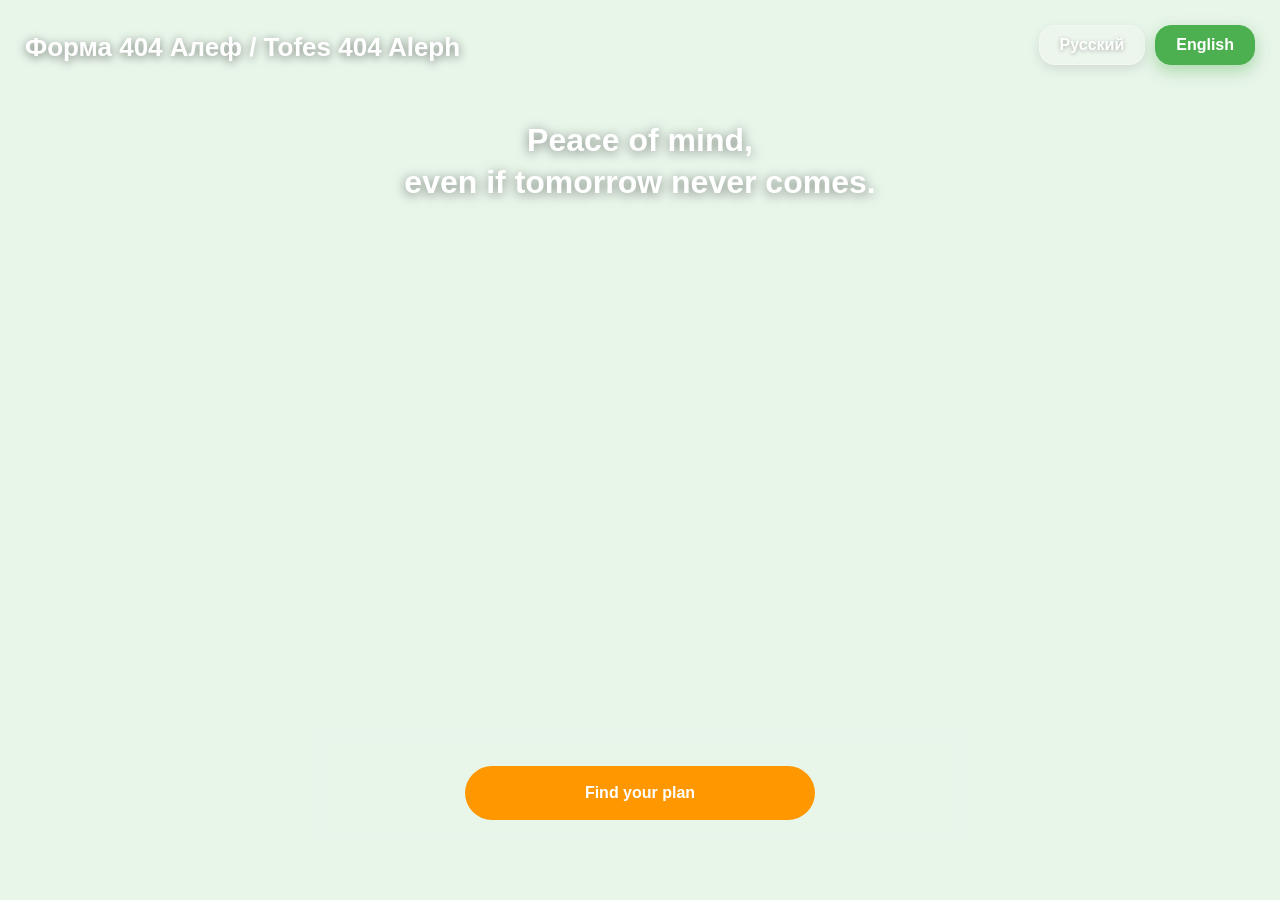
<file: index.html>
<!DOCTYPE html>
<html lang="ru">
<head>
    <meta charset="UTF-8">
    <meta name="viewport" content="width=device-width, initial-scale=1.0">
    <title>Стартовая страница - Форма 404-Алеф</title>
    <link rel="stylesheet" href="style.css">
</head>
<body class="landing-body">

    <!-- Видео на фоне -->
    <div class="video-wrapper">
        <video class="real-video" src="bg-video.mp4" autoplay loop muted playsinline></video>
    </div>

    <!-- Заголовок слева (переводится со сменой языка, рамка с блёром 4px) -->
    <div class="top-brand-badge" id="t-window-title">Форма 404-Алеф</div>

    <!-- Переключатель языка справа (адаптивный: кнопки или дропдаун) -->
    <div class="lang-selector-top">
        <!-- Версия для широких экранов -->
        <div class="lang-buttons-desktop">
            <button class="btn-lang-small active" onclick="setLanguage('ru')" id="btn-ru-desk">Русский</button>
            <button class="btn-lang-small" onclick="setLanguage('en')" id="btn-en-desk">English</button>
        </div>

        <!-- Версия-дропдаун для узких экранов (активируется, если заголовок близко) -->
        <div class="lang-dropdown-mobile">
            <button class="btn-lang-small" onclick="toggleLangDropdown()">🌐 <span id="current-lang-label">RU</span></button>
            <div class="lang-menu" id="langMenu">
                <button class="lang-option" onclick="setLanguage('ru')">Русский</button>
                <button class="lang-option" onclick="setLanguage('en')">English</button>
            </div>
        </div>
    </div>

    <!-- Слоган наверху поверх видео -->
    <div class="landing-slogan" id="t-slogan">Загрузка...</div>

    <!-- Кнопка внизу с блёром -->
    <div class="landing-container">
        <button class="btn-primary" id="t-find-plan" onclick="goToForm()" style="max-width: 350px;">Загрузка...</button>
    </div>

    <script src="landing.js"></script>
</body>
</html>
</file>
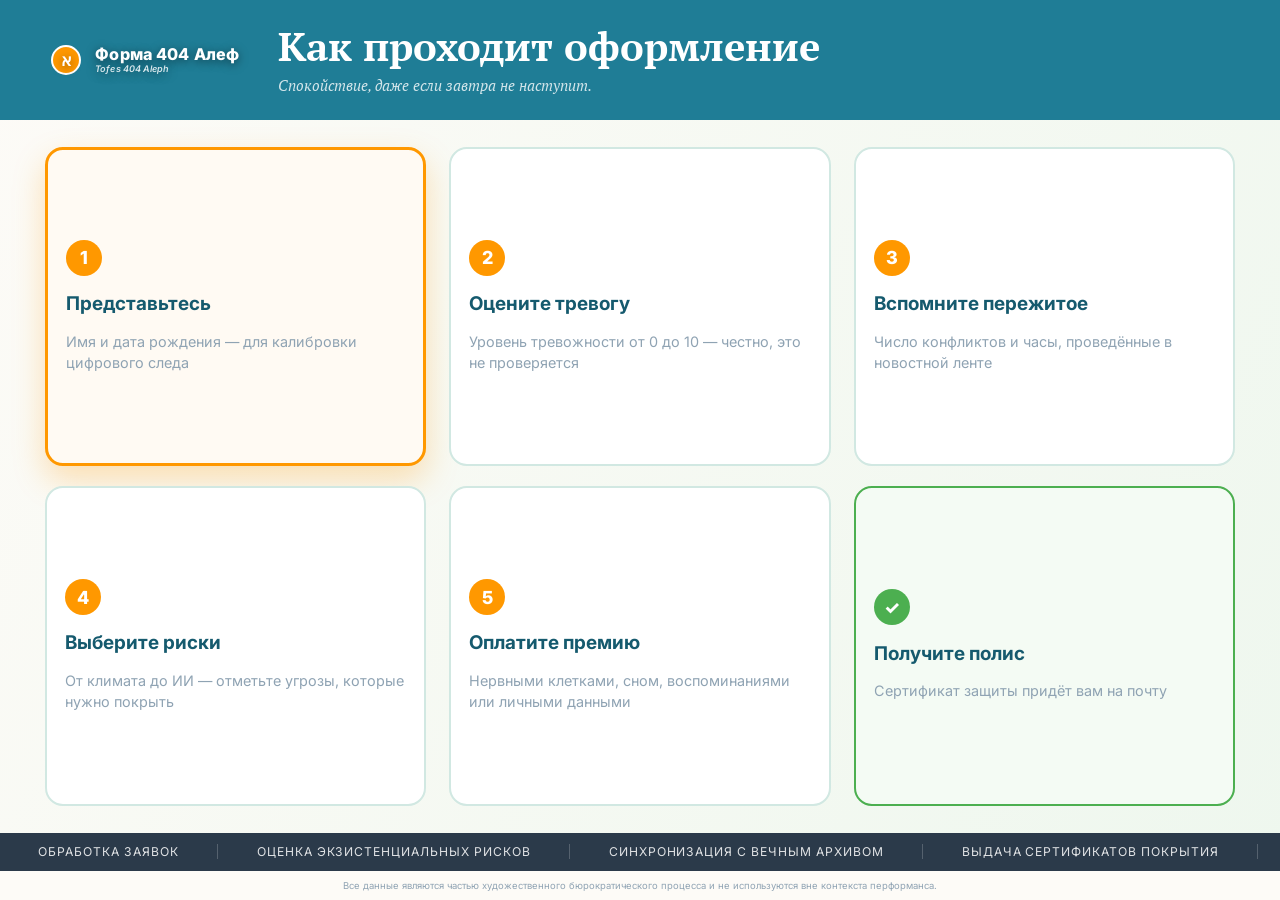
<file: screen-office.html>
﻿<!DOCTYPE html>
<html lang="ru">
<head>
<meta charset="UTF-8">
<meta name="viewport" content="width=device-width, initial-scale=1.0">
<title>АЛЕФ-404 — Экран процесса</title>
<link rel="preconnect" href="https://fonts.googleapis.com">
<link rel="preconnect" href="https://fonts.gstatic.com" crossorigin>
<link href="https://fonts.googleapis.com/css2?family=Inter:wght@400;600;700;800&family=PT+Serif:ital,wght@0,400;0,700;1,400&display=swap" rel="stylesheet">
<link rel="stylesheet" href="screens.css?v=5">
</head>
<body class="screen-office">

    <div id="officeContent" class="lang-swap">
        <div class="office-band">
            <div class="brand-mark light"><span class="brand-circle">א</span><span class="brand-name"><span class="brand-name-ru">Форма 404 Алеф</span><span class="brand-name-en">Tofes 404 Aleph</span></span></div>
            <div class="office-titles">
                <h1 id="titleText"></h1>
                <p class="office-slogan" id="sloganText"></p>
            </div>
        </div>

        <div class="office-steps" id="officeSteps">
            <div class="connector-layer" id="connectorLayer"></div>
            <div class="step-card">
                <div class="step-num">1</div>
                <div class="step-title" id="title1"></div>
                <div class="step-desc" id="desc1"></div>
            </div>
            <div class="step-card">
                <div class="step-num">2</div>
                <div class="step-title" id="title2"></div>
                <div class="step-desc" id="desc2"></div>
            </div>
            <div class="step-card">
                <div class="step-num">3</div>
                <div class="step-title" id="title3"></div>
                <div class="step-desc" id="desc3"></div>
            </div>
            <div class="step-card">
                <div class="step-num">4</div>
                <div class="step-title" id="title4"></div>
                <div class="step-desc" id="desc4"></div>
            </div>
            <div class="step-card">
                <div class="step-num">5</div>
                <div class="step-title" id="title5"></div>
                <div class="step-desc" id="desc5"></div>
            </div>
            <div class="step-card final">
                <div class="step-num">✓</div>
                <div class="step-title" id="title6"></div>
                <div class="step-desc" id="desc6"></div>
            </div>
        </div>

        <div class="office-ticker">
            <div class="ticker-track" id="tickerTrack"></div>
        </div>

        <div class="office-disclaimer" id="disclaimerText"></div>
    </div>

<script src="screen-office.js?v=5"></script>
</body>
</html>
</file>
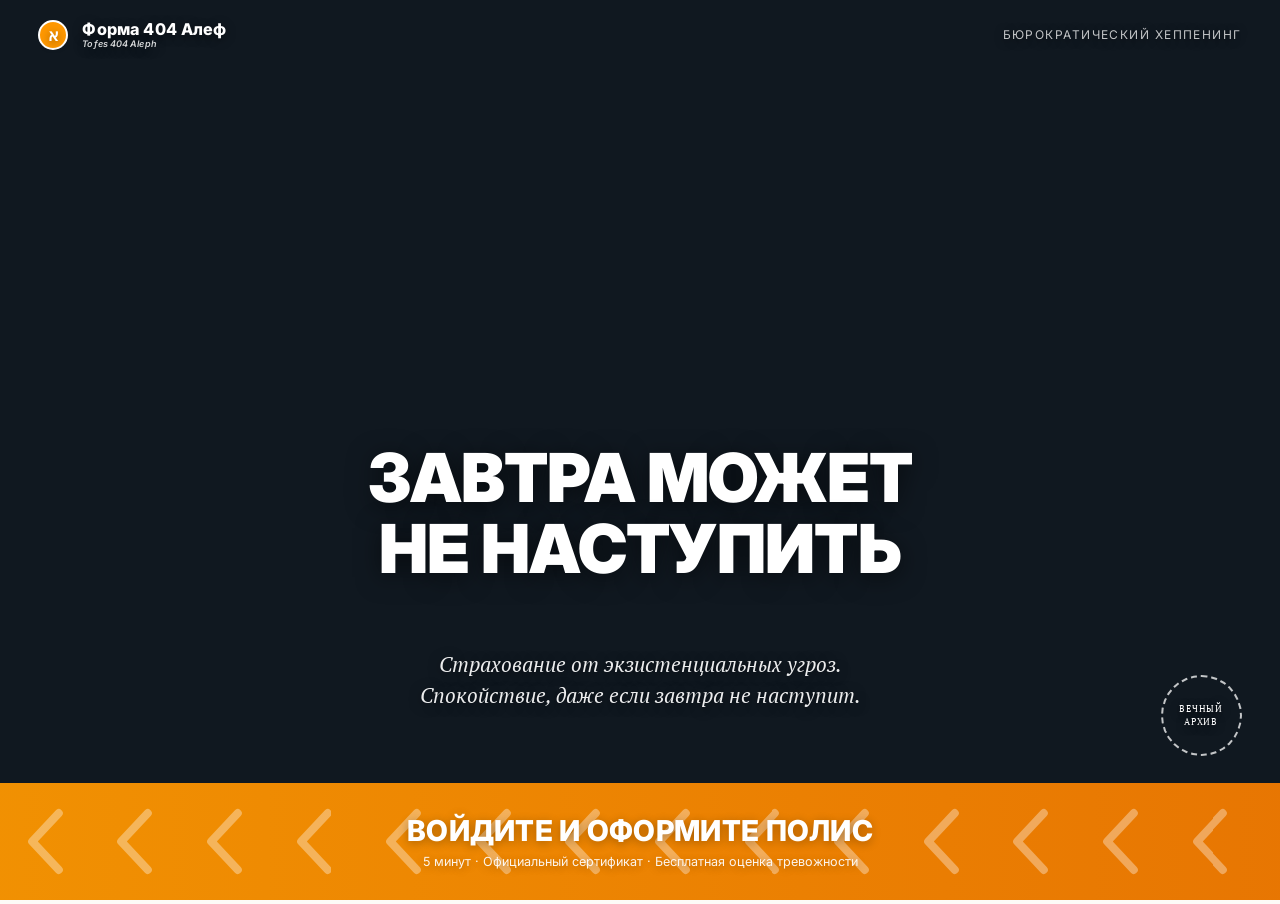
<file: screen-outdoor-left.html>
﻿<!DOCTYPE html>
<html lang="ru">
<head>
<meta charset="UTF-8">
<meta name="viewport" content="width=device-width, initial-scale=1.0">
<title>АЛЕФ-404 — Экран у входа (стрелка влево)</title>
<link rel="preconnect" href="https://fonts.googleapis.com">
<link rel="preconnect" href="https://fonts.gstatic.com" crossorigin>
<link href="https://fonts.googleapis.com/css2?family=Inter:wght@400;600;700;800;900&family=PT+Serif:ital,wght@0,400;0,700;1,400&display=swap" rel="stylesheet">
<link rel="stylesheet" href="screens.css?v=3">
</head>
<body class="screen-outdoor dir-left">

    <div class="video-bg">
        <video autoplay loop muted playsinline src="bg-video.mp4"></video>
        <div class="video-scrim"></div>
    </div>

    <div id="outdoorContent" class="lang-swap">
        <div class="outdoor-topbar">
            <div class="brand-mark"><span class="brand-circle">א</span><span class="brand-name"><span class="brand-name-ru">Форма 404 Алеф</span><span class="brand-name-en">Tofes 404 Aleph</span></span></div>
            <div class="outdoor-eyebrow" id="eyebrowText"></div>
        </div>

        <div class="outdoor-center" id="outdoorCenter">
            <div class="headline-swap">
                <h1 class="headline" id="headlineText"></h1>
            </div>
            <p class="outdoor-slogan" id="sloganText"></p>
        </div>

        <div class="outdoor-seal">
            <div class="seal-ring"></div>
            <div class="seal-text" id="sealText"></div>
        </div>

        <div class="outdoor-cta">
            <div class="cta-arrow-track"></div>
            <div class="cta-text">
                <div class="cta-main" id="ctaMainText"></div>
                <div class="cta-sub" id="ctaSubText"></div>
            </div>
        </div>
    </div>

<script src="screen-outdoor.js?v=3"></script>
</body>
</html>
</file>
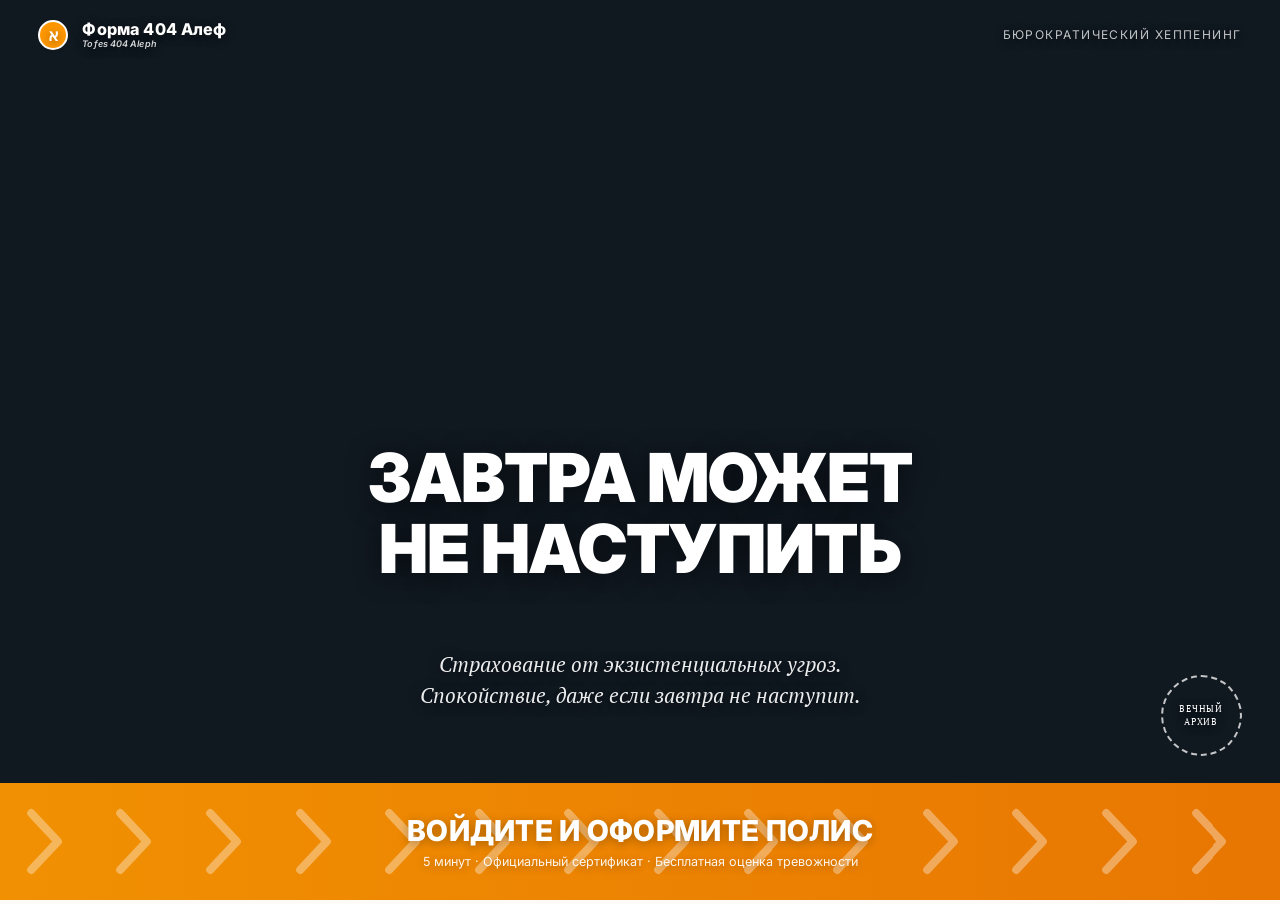
<file: screen-outdoor-right.html>
﻿<!DOCTYPE html>
<html lang="ru">
<head>
<meta charset="UTF-8">
<meta name="viewport" content="width=device-width, initial-scale=1.0">
<title>АЛЕФ-404 — Экран у входа (стрелка вправо)</title>
<link rel="preconnect" href="https://fonts.googleapis.com">
<link rel="preconnect" href="https://fonts.gstatic.com" crossorigin>
<link href="https://fonts.googleapis.com/css2?family=Inter:wght@400;600;700;800;900&family=PT+Serif:ital,wght@0,400;0,700;1,400&display=swap" rel="stylesheet">
<link rel="stylesheet" href="screens.css?v=3">
</head>
<body class="screen-outdoor dir-right">

    <div class="video-bg">
        <video autoplay loop muted playsinline src="bg-video.mp4"></video>
        <div class="video-scrim"></div>
    </div>

    <div id="outdoorContent" class="lang-swap">
        <div class="outdoor-topbar">
            <div class="brand-mark"><span class="brand-circle">א</span><span class="brand-name"><span class="brand-name-ru">Форма 404 Алеф</span><span class="brand-name-en">Tofes 404 Aleph</span></span></div>
            <div class="outdoor-eyebrow" id="eyebrowText"></div>
        </div>

        <div class="outdoor-center" id="outdoorCenter">
            <div class="headline-swap">
                <h1 class="headline" id="headlineText"></h1>
            </div>
            <p class="outdoor-slogan" id="sloganText"></p>
        </div>

        <div class="outdoor-seal">
            <div class="seal-ring"></div>
            <div class="seal-text" id="sealText"></div>
        </div>

        <div class="outdoor-cta">
            <div class="cta-arrow-track"></div>
            <div class="cta-text">
                <div class="cta-main" id="ctaMainText"></div>
                <div class="cta-sub" id="ctaSubText"></div>
            </div>
        </div>
    </div>

<script src="screen-outdoor.js?v=3"></script>
</body>
</html>
</file>
<file: style.css>
:root {
    --bg-color: #fdfbf7;
    --card-bg: #ffffff;
    --text-main: #2b3a4a;
    --text-muted: #8fa3b3;
    --border-color: #d1e8e2;
    --primary-red: #ff9800;
    --primary-hover: #f57c00;
    --growth-green: #4caf50;
    --sea-blue: #1f7d96;
    --sea-blue-deep: #155a6e;
}

body {
    background-color: var(--bg-color);
    font-family: 'Roboto', 'Heebo', sans-serif;
    color: var(--text-main);
    margin: 0;
    
    /* Переключаем на блочную модель для идеального скролла на Android/iOS */
    display: block; 
    padding: 5vh 20px; 
    
    min-height: 100vh;
    background-image: linear-gradient(120deg, #fdfbf7 0%, #e8f5e9 100%);
    box-sizing: border-box;
}

.card {
    background: var(--card-bg);
    border-radius: 20px;
    box-shadow: 0 10px 30px rgba(0, 150, 136, 0.08);
    width: 100%;
    max-width: 700px;
    padding: 35px;
    box-sizing: border-box;
    position: relative;
    
    /* Центрируем карточку по горизонтали на широких экранах */
    margin: 0 auto; 
}

.header {
    display: flex;
    justify-content: space-between;
    align-items: center;
    border-bottom: 2px dashed var(--border-color);
    padding-bottom: 15px;
    margin-bottom: 25px;
}

h1 { font-size: 22px; margin: 0; font-weight: 700; color: var(--growth-green); }

.warning-banner {
    background-color: #fff3e0 !important;
    color: #e65100 !important;
    padding: 15px;
    border-radius: 12px;
    font-size: 13px;
    font-weight: 700;
    text-align: center;
    margin-bottom: 25px;
    border-left: 5px solid var(--primary-red) !important;
}

.field-group { margin-bottom: 25px; }
label { display: block; font-weight: 600; margin-bottom: 8px; font-size: 15px; }
.sub-label { font-size: 12px; color: var(--text-muted); margin-bottom: 10px; line-height: 1.5; }

.slider-container { 
    display: flex; 
    flex-direction: column; 
    gap: 12px; 
    background: #ffffff;
    padding: 18px; 
    border-radius: 16px; 
    border: 1.5px solid var(--border-color);
    box-shadow: 0 2px 8px rgba(0,0,0,0.02);
}

input[type=range] { 
    width: 100%; 
    accent-color: var(--primary-red); 
    cursor: pointer; 
}

.slider-value { 
    background: var(--bg-color); 
    padding: 8px 16px; 
    border-radius: 12px; 
    font-weight: 700; 
    color: var(--primary-red); 
    border: 1px solid var(--border-color);
    text-align: center;
    align-self: stretch;
    min-height: 65px;
    display: flex;
    align-items: center;
    justify-content: center;
    font-size: 14px;
    line-height: 1.3;
    box-sizing: border-box;
    transition: opacity 0.12s ease-in-out;
}

.slider-value.updating { opacity: 0.2; }

.modern-input {
    width: 100%; padding: 14px; border-radius: 12px; 
    border: 2px solid var(--border-color); font-family: inherit; font-size: 15px;
    box-sizing: border-box; outline: none;
}

/* Сетка для вариантов оплаты: делаем карточки одинаковыми и аккуратными */
.radio-group#payment-options {
    display: flex;
    flex-direction: column;
    gap: 12px;
}

.radio-group label, .check-group label { 
    display: flex; align-items: flex-start; font-weight: 400; cursor: pointer; font-size: 15px;
}

input[type="radio"], input[type="checkbox"] { 
    accent-color: var(--primary-red); margin: 3px 10px 0 0; transform: scale(1.2); 
}

.btn-primary {
    background-color: var(--primary-red); color: white; border: none;
    padding: 18px 24px; border-radius: 30px; font-size: 16px; font-weight: 700;
    width: 100%; cursor: pointer; margin-top: 15px; font-family: inherit;
}
.btn-primary:hover { background-color: var(--primary-hover); transform: translateY(-2px); }

.btn-secondary {
    background: none; color: var(--text-muted); border: none; padding: 12px;
    width: 100%; cursor: pointer; font-size: 14px; text-decoration: none; font-family: inherit;
}

.block { display: none; animation: fadeIn 0.5s ease forwards; }
.block.active { display: block; }

#block4.active { 
    display: flex !important; 
    flex-direction: column; 
    justify-content: center; 
    align-items: center; 
    text-align: center;
    padding: 40px 20px;
    min-height: 50vh;
}

#block4 h2 { font-size: 26px; margin-bottom: 12px; color: var(--growth-green); }
#block4 h3 { color: var(--text-muted); font-style: italic; font-size: 16px; margin-bottom: 25px; line-height: 1.4; font-weight: 400; }

@keyframes fadeIn { from { opacity: 0; transform: translateY(15px); } to { opacity: 1; transform: translateY(0); } }

/* Улучшенный дизайн карточки выбора */
.risk-card {
    background: #ffffff;
    padding: 18px 20px;
    border-radius: 16px;
    border: 2px solid var(--border-color);
    display: flex;
    align-items: center;
    gap: 15px;
    cursor: pointer;
    transition: all 0.2s ease;
    box-sizing: border-box;
}

.risk-card input[type="radio"] {
    transform: scale(1.4);
    accent-color: var(--primary-red);
    cursor: pointer;
    flex-shrink: 0;
    margin: 0;
}

/* Контейнер содержимого карточки: текст слева, плашка Total справа или под текстом */
.risk-card > div {
    flex-grow: 1;
    display: flex;
    flex-direction: column;
    gap: 8px;
}

@media (min-width: 500px) {
    /* На широких экранах выстраиваем плашку Total и текст красиво */
    .risk-card > div {
        flex-direction: row;
        justify-content: space-between;
        align-items: center;
    }
}

.risk-card span { flex-grow: 1; line-height: 1.6; font-size: 14.5px; color: var(--text-main); }
.risk-card strong { display: block; margin-bottom: 6px; color: var(--growth-green); font-size: 16px; }
/* Измененное состояние выбранной карточки */
.risk-card:has(input:checked) {
    border-color: var(--growth-green);
    background: #f4fbf4;
    box-shadow: 0 4px 12px rgba(76, 175, 80, 0.1);
}
.risk-card > div { flex-grow: 1; }

.disclaimer { font-size: 12px; color: var(--text-muted); text-align: center; margin-top: 30px; }

#block2 { 
    /* Убрали max-height и overflow, теперь кнопки внизу будут видны всегда */
    padding: 5px 0; 
}

#t-risks-title {
    position: sticky;
    top: 0; /* Теперь заголовок останавливается ровно у верхнего края экрана */
    background: var(--card-bg);
    z-index: 10;
    display: block;
    
    padding: 15px 0 15px 0;
    margin-top: 0; /* Убрали отрицательный отступ */
    margin-bottom: 20px !important;
    border-bottom: 2px dashed var(--border-color);
    
    /* Тень снизу, чтобы отделить заголовок от прокручивающегося списка */
    box-shadow: 0 10px 10px -10px rgba(0, 0, 0, 0.1); 
}
.modal-overlay {
    display: none; position: fixed; top: 0; left: 0; width: 100%; height: 100%;
    background: rgba(43, 58, 74, 0.8); z-index: 9999;
    justify-content: center; align-items: center;
    backdrop-filter: blur(4px);
}

.modal-box {
    background: var(--card-bg); padding: 30px; border-radius: 20px;
    width: 90%; max-width: 400px; text-align: center;
    box-shadow: 0 10px 30px rgba(0,0,0,0.2);
}

.modal-title { font-weight: 700; color: var(--growth-green); font-size: 18px; margin-bottom: 15px; }
.timer-text { font-size: 48px; font-weight: 800; color: var(--primary-red); margin: 20px 0; }

/* Строка с текстом и иконкой подсказки */
.pay-option-header {
    display: flex;
    align-items: center;
    gap: 8px;
    position: relative;
    font-size: 14.5px;
    font-weight: 500;
    color: var(--text-main);
}

/* Аккуратная плашка с расчетом (Total) */
.calc-badge {
    display: inline-block;
    background: rgba(255, 152, 0, 0.08);
    color: #e65100;
    padding: 6px 12px;
    border-radius: 10px;
    font-weight: 700;
    font-size: 13px;
    border: 1px dashed rgba(255, 152, 0, 0.4);
    white-space: nowrap;
    width: fit-content;
}

/* Идеально круглая иконка информации */
.info-icon {
    display: inline-flex;
    align-items: center;
    justify-content: center;
    width: 22px;
    height: 22px;
    min-width: 22px;
    min-height: 22px;
    max-width: 22px;
    max-height: 22px;
    aspect-ratio: 1 / 1;
    border-radius: 50%;
    
    background: #e8f5e9;
    color: var(--growth-green);
    border: 1.5px solid var(--growth-green);
    
    font-family: system-ui, -apple-system, sans-serif;
    font-size: 13px;
    font-weight: 800;
    font-style: normal;
    line-height: 1;
    text-align: center;
    padding: 0;
    margin: 0;
    
    cursor: pointer;
    flex-shrink: 0;
    user-select: none;
    box-sizing: border-box;
    transition: all 0.2s ease;
}

.info-icon:hover, 
.info-icon.active {
    background: var(--growth-green);
    color: #ffffff;
}

/* Полупрозрачный инфобаббл со стеклянным блёром */
.info-tooltip {
    display: none;
    position: absolute;
    bottom: calc(100% + 12px);
    left: 0;
    width: 280px;
    max-width: calc(100vw - 80px);
    
    /* Делаем фон более прозрачным (было 0.92, стало 0.65) */
    background: rgba(43, 58, 74, 0.65) !important;
    backdrop-filter: blur(10px);
    -webkit-backdrop-filter: blur(10px);
    
    color: #ffffff !important;
    font-family: 'Roboto', 'Heebo', sans-serif !important;
    font-size: 12.5px !important;
    font-weight: 400 !important;
    font-style: normal !important;
    line-height: 1.5 !important;
    text-align: left;
    
    padding: 12px 16px;
    border-radius: 14px;
    border: 1px solid rgba(255, 255, 255, 0.2);
    box-shadow: 0 10px 25px rgba(0, 0, 0, 0.3);
    z-index: 1000;
    box-sizing: border-box;
    pointer-events: none;
    animation: fadeIn 0.2s ease forwards;
}

/* Стрелочка тултипа (тоже делаем полупрозрачной под цвет фона) */
.info-tooltip::after {
    content: '';
    position: absolute;
    top: 100%;
    left: 18px;
    border-width: 6px;
    border-style: solid;
    border-color: rgba(43, 58, 74, 0.65) transparent transparent transparent;
}

/* Показ тултипа */
.info-icon:hover .info-tooltip,
.info-icon.active .info-tooltip {
    display: block;
}

/* Контейнер ввода даты рождения */
.dob-input-container {
    display: flex;
    align-items: center;
    gap: 10px;
    width: 100%;
}

.dob-input {
    flex-grow: 1;
    font-size: 15px;
    color: var(--text-main);
    background: #ffffff;
}

/* Кнопка открытия календаря */
.dob-calendar-btn {
    display: inline-flex;
    align-items: center;
    justify-content: center;
    min-width: 48px;
    min-height: 48px;
    height: 48px;
    background: #ffffff;
    border: 2px solid var(--border-color);
    border-radius: 12px;
    cursor: pointer;
    font-size: 20px;
    transition: all 0.2s ease;
}

.dob-calendar-btn:hover,
.dob-calendar-btn:active {
    border-color: var(--growth-green);
    background: #f1f8e9;
    transform: scale(1.03);
}

/* Модальное окно календаря для iPad */
.dob-modal-card {
    max-width: 460px;
    width: 95%;
    padding: 24px;
    border-radius: 20px;
}

.dob-picker-controls {
    display: flex;
    gap: 10px;
    margin-bottom: 16px;
}

.dob-select {
    flex: 1;
    min-height: 48px;
    padding: 10px 14px;
    font-size: 16px;
    font-weight: 600;
    color: var(--text-main);
    background: #ffffff;
    border: 2px solid var(--border-color);
    border-radius: 12px;
    outline: none;
    cursor: pointer;
}

.dob-calendar-weekdays {
    display: grid;
    grid-template-columns: repeat(7, 1fr);
    gap: 6px;
    font-weight: 700;
    font-size: 13px;
    color: var(--text-muted);
    text-align: center;
    margin-bottom: 8px;
}

.dob-calendar-grid {
    display: grid;
    grid-template-columns: repeat(7, 1fr);
    gap: 6px;
    margin-bottom: 20px;
}

/* Крупные кнопки дней под пальцы на iPad */
.dob-day-btn {
    min-height: 44px;
    aspect-ratio: 1;
    display: flex;
    align-items: center;
    justify-content: center;
    border-radius: 12px;
    border: 1.5px solid transparent;
    background: #fdfbf7;
    font-size: 16px;
    font-weight: 600;
    color: var(--text-main);
    cursor: pointer;
    user-select: none;
    transition: all 0.15s ease;
}

.dob-day-btn:hover {
    border-color: var(--growth-green);
    background: #f1f8e9;
}

.dob-day-btn.selected {
    background: var(--growth-green) !important;
    color: #ffffff !important;
    font-weight: 700;
    border-color: var(--growth-green);
    box-shadow: 0 4px 10px rgba(76, 175, 80, 0.3);
}

.dob-day-btn.empty {
    background: transparent;
    cursor: default;
    border: none;
}

/* Блок ввода email: оформляем в виде премиальной панели */
.email-section {
    margin-top: 25px;
    padding: 20px;
    background: #faf8f3;
    border-radius: 16px;
    border: 1.5px dashed var(--border-color);
}


body.landing-body {
    margin: 0;
    padding: 20px;
    min-height: 100vh;
    display: flex;
    flex-direction: column;
    justify-content: space-between;
    align-items: center;
    overflow: hidden;
    
    /* Жестко глушим любой градиент из общих стилей body */
    background: transparent !important;
    background-image: none !important; 
    background-color: transparent !important;
    
    box-sizing: border-box;
}

.video-wrapper {
    position: fixed;
    top: 0;
    left: 0;
    width: 100vw;
    height: 100vh;
    z-index: -1; /* Отправляем на самый задний план */
    overflow: hidden;
    background-color: #e8f5e9; /* Светло-зеленая заглушка */
}

.real-video {
    width: 100%;
    height: 100%;
    object-fit: cover;
}

/* --- КНОПКИ ЯЗЫКОВ СПРАВА --- */
.lang-selector-top {
    position: absolute;
    top: 25px;
    right: 25px;
    z-index: 100;
}

.lang-buttons-desktop {
    display: flex;
    gap: 10px;
}

/* Единый стиль для неактивных кнопок с блёром */
.btn-lang-small {
    background: rgba(253, 251, 247, 0.2);
    backdrop-filter: blur(4px);
    -webkit-backdrop-filter: blur(4px);
    border: 1px solid rgba(255, 255, 255, 0.3);
    color: #ffffff;
    padding: 10px 20px;
    border-radius: 16px;
    font-size: 16px;
    font-weight: 700;
    cursor: pointer;
    transition: all 0.2s ease;
    box-shadow: 0 4px 12px rgba(0, 0, 0, 0.1);
    text-shadow: 0 1px 4px rgba(0, 0, 0, 0.3);
}

/* Визуальный отклик при наведении */
.btn-lang-small:hover {
    background: rgba(255, 255, 255, 0.35);
    border-color: rgba(255, 255, 255, 0.6);
    transform: translateY(-2px);
}

/* Активная кнопка языка (явно выделена цветом) */
.btn-lang-small.active {
    background: var(--growth-green) !important;
    border-color: var(--growth-green) !important;
    color: #ffffff !important;
    text-shadow: none !important;
    box-shadow: 0 6px 16px rgba(76, 175, 80, 0.4);
}

/* Мобильный дропдаун */
.lang-dropdown-mobile {
    display: none;
    position: relative;
}

.lang-menu {
    display: none;
    position: absolute;
    right: 0;
    top: calc(100% + 8px);
    /* Делаем дропдаун полупрозрачным с эффектом стекла */
    background: rgba(255, 255, 255, 0.15); 
    backdrop-filter: blur(12px);
    -webkit-backdrop-filter: blur(12px);
    
    border-radius: 14px;
    border: 1px solid rgba(255, 255, 255, 0.3);
    overflow: hidden;
    box-shadow: 0 8px 24px rgba(0, 0, 0, 0.2);
    min-width: 130px;
    z-index: 1000;
}

.lang-menu.show {
    display: block;
}

.lang-option {
    width: 100%;
    background: transparent;
    border: none;
    color: #ffffff;
    padding: 12px 16px;
    text-align: left;
    font-size: 15px;
    font-weight: 700;
    cursor: pointer;
    transition: background 0.2s;
    text-shadow: 0 1px 4px rgba(0, 0, 0, 0.4);
}

.lang-option:hover {
    background: rgba(255, 255, 255, 0.25);
}

/* Переход на дропдаун при сужении экрана */
@media (max-width: 768px) {
    .lang-buttons-desktop {
        display: none;
    }
    .lang-dropdown-mobile {
        display: block;
    }
}



/* Карточка с кнопкой: абсолютно прозрачная, внизу экрана */
.landing-container {
    position: relative;
    z-index: 10;
    text-align: center;
    display: flex;
    flex-direction: column;
    align-items: center;
    max-width: 650px;
    width: 90%;
    padding: 20px 30px;
    
    margin-top: auto;
    margin-bottom: 40px;

    /* Полностью убираем белую подложку (делаем прозрачной со стеклянным блёром) */
    background: rgba(253, 251, 247, 0.0) !important;
    backdrop-filter: blur(4px);
    -webkit-backdrop-filter: blur(4px);
    
    border: none !important;
    box-shadow: none !important;
    box-sizing: border-box;
}

/* Поднимаем блок с кнопкой выше ТОЛЬКО на мобильных экранах */
@media (max-width: 768px) {
    .landing-container {
        margin-bottom: 12vh; 
    }
}

.landing-slogan {
    position: relative;
    z-index: 10;
    font-size: 32px;
    font-weight: 800;
    color: #ffffff;
    text-shadow: 0 2px 12px rgba(0, 0, 0, 0.5);
    text-align: center;
    margin-top: 100px;
    max-width: 600px;
    line-height: 1.3;
}

/* --- ЗАГОЛОВОК СЛЕВА --- */
.top-brand-badge {
    position: absolute;
    top: 25px;
    left: 25px;
    height: 44px; /* Фиксируем высоту как у кнопок справа */
    
    background: transparent !important; /* Полностью убираем рамку и фон */
    border: none !important;
    box-shadow: none !important;
    backdrop-filter: none !important;
    -webkit-backdrop-filter: none !important;
    
    color: #ffffff;
    font-size: 26px; /* Высота шрифта ~80% от высоты рамки кнопок */
    font-weight: 800;
    z-index: 100;
    display: inline-flex;
    align-items: center;
    text-shadow: 0 2px 10px rgba(0, 0, 0, 0.5); /* Тень для читаемости поверх видео */
    padding: 0;
    margin: 0;
}

.loader-spinner {
    width: 60px;
    height: 60px;
    border: 4px solid rgba(76, 175, 80, 0.15);
    border-top: 4px solid var(--growth-green);
    border-radius: 50%;
    animation: spin 1s linear infinite;
}
@keyframes spin { 
    0% { transform: rotate(0deg); } 
    100% { transform: rotate(360deg); } 
}

#pdf-template {
    position: absolute;
    left: -9999px;
    top: -9999px;
    opacity: 0;
    pointer-events: none;
}

/* ============================================
   PDF-ФОРМА: СРЕДИЗЕМНОМОРСКАЯ ПАЛИТРА САЙТА
   (использует те же переменные, что и весь сайт)
   ============================================ */
.pdf-sheet {
    width: 210mm;
    box-sizing: border-box;
    background: var(--bg-color);
    color: var(--text-main);
    font-family: 'Inter', 'Roboto', sans-serif;
    border: 1px solid var(--border-color);
    overflow: hidden;
}

.pdf-band {
    display: flex;
    justify-content: space-between;
    align-items: center;
    background: var(--sea-blue);
    color: #ffffff;
    padding: 14mm 16mm 10mm 16mm;
    box-sizing: border-box;
}

.pdf-band-brand {
    display: flex;
    align-items: center;
    gap: 12px;
}

.pdf-band-mark {
    font-family: 'PT Serif', serif;
    font-size: 20px;
    font-weight: 700;
    border: 1.5px solid var(--primary-red);
    color: #ffffff;
    background: var(--primary-red);
    width: 36px;
    height: 36px;
    flex-shrink: 0;
    display: flex;
    align-items: center;
    justify-content: center;
    border-radius: 50%;
    box-sizing: border-box;
}

.pdf-band-name {
    font-family: 'PT Serif', serif;
    font-size: 22px;
    letter-spacing: 0.03em;
    font-weight: 700;
}

.pdf-band-meta {
    text-align: right;
    font-size: 11.5px;
    line-height: 1.8;
}

.pdf-band-meta-row span:first-child {
    color: rgba(255, 255, 255, 0.65);
    margin-right: 10px;
}

.pdf-band-meta-row span:last-child {
    color: #ffffff;
    font-weight: 600;
}

.pdf-rule-gold {
    height: 3px;
    background: linear-gradient(90deg, var(--primary-hover) 0%, var(--primary-red) 50%, var(--primary-hover) 100%);
}

.pdf-body {
    padding: 14mm 16mm 4mm 16mm;
    box-sizing: border-box;
}

.pdf-title {
    font-family: 'PT Serif', serif;
    font-size: 26px;
    font-weight: 700;
    margin: 0 0 6px 0;
    color: var(--growth-green);
}

.pdf-slogan {
    font-family: 'PT Serif', serif;
    font-style: italic;
    font-size: 14px;
    color: var(--text-muted);
    margin: 0 0 28px 0;
}

.pdf-declarations {
    border-top: 1px solid var(--border-color);
}

.pdf-decl-row {
    display: flex;
    justify-content: space-between;
    align-items: baseline;
    padding: 12px 0;
    border-bottom: 1px solid var(--border-color);
    gap: 24px;
}

.pdf-decl-label {
    font-size: 13px;
    color: var(--text-muted);
    flex-shrink: 0;
}

.pdf-decl-value {
    font-size: 15px;
    font-weight: 700;
    text-align: right;
    color: var(--text-main);
}

.pdf-schedule {
    margin-top: 30px;
}

.pdf-schedule-header {
    font-family: 'PT Serif', serif;
    font-size: 15px;
    font-weight: 700;
    color: var(--growth-green);
    margin: 0 0 12px 0;
    padding-bottom: 8px;
    border-bottom: 1px solid var(--border-color);
}

.pdf-schedule-list {
    margin: 0;
    padding-left: 22px;
    font-size: 13px;
    line-height: 2;
    color: var(--text-main);
}

.pdf-schedule-list li::marker {
    color: var(--primary-red);
    font-weight: 700;
}

.pdf-premium {
    margin-top: 28px;
    display: flex;
    justify-content: space-between;
    align-items: center;
    background: #ffffff;
    border: 1.5px solid var(--primary-red);
    padding: 14px 18px;
    box-sizing: border-box;
}

.pdf-premium-label {
    font-size: 13px;
    color: var(--text-muted);
    font-weight: 600;
}

.pdf-premium-value {
    font-size: 19px;
    font-weight: 800;
    color: #e65100;
}

.pdf-signature-row {
    margin-top: 42px;
    display: flex;
    justify-content: space-between;
    align-items: flex-end;
}

.pdf-seal {
    width: 94px;
    height: 94px;
    flex-shrink: 0;
    border-radius: 50%;
    border: 1.5px solid var(--primary-red);
    display: flex;
    align-items: center;
    justify-content: center;
    box-sizing: border-box;
    position: relative;
}

.pdf-seal::before {
    content: "";
    position: absolute;
    top: 6px; right: 6px; bottom: 6px; left: 6px;
    border: 1px solid var(--growth-green);
    border-radius: 50%;
    box-sizing: border-box;
}

.pdf-seal span {
    font-family: 'PT Serif', serif;
    font-size: 9.5px;
    letter-spacing: 0.05em;
    text-align: center;
    color: var(--sea-blue-deep);
    padding: 0 12px;
    line-height: 1.5;
}

.pdf-signature-block {
    width: 300px;
    text-align: center;
}

.pdf-signature-line {
    border-bottom: 1px solid var(--text-main);
    height: 42px;
}

.pdf-signature-label {
    font-size: 10.5px;
    color: var(--text-muted);
    margin-top: 6px;
}

.pdf-barcode {
    height: 26px;
    margin: 32px 16mm 0 16mm;
    display: flex;
    align-items: stretch;
    gap: 2px;
}

.pdf-barcode span {
    display: block;
    background: var(--text-main);
}

.pdf-footer-text {
    font-size: 9.5px;
    color: var(--text-muted);
    padding: 8px 16mm 0 16mm;
    line-height: 1.5;
    box-sizing: border-box;
}

.pdf-happening-note {
    font-size: 9px;
    font-style: italic;
    color: var(--text-muted);
    padding: 10px 16mm 14mm 16mm;
    line-height: 1.5;
    border-top: 1px dashed var(--border-color);
    margin: 10px 16mm 0 16mm;
    box-sizing: border-box;
}
</file>
<file: screens.css>
:root {
    --bg-color: #fdfbf7;
    --text-main: #2b3a4a;
    --text-muted: #8fa3b3;
    --border-color: #d1e8e2;
    --primary-red: #ff9800;
    --primary-hover: #f57c00;
    --growth-green: #4caf50;
    --sea-blue: #1f7d96;
    --sea-blue-deep: #155a6e;
}

* { box-sizing: border-box; }

html, body {
    margin: 0;
    padding: 0;
    width: 100vw;
    height: 100vh;
    overflow: hidden;
    font-family: 'Inter', 'Roboto', sans-serif;
    background: var(--bg-color);
    color: var(--text-main);
}

/* Общий плавный кроссфейд всего экрана при смене языка */
.lang-swap {
    transition: opacity 0.45s ease;
}
.lang-swap.fading {
    opacity: 0;
}

/* ==========================================================
   ЭКРАН 1 — У ВХОДА (завлекающий, полноэкранное видео-фон)
   ========================================================== */
body.screen-outdoor {
    position: relative;
    background: #101820;
}

.video-bg {
    position: absolute;
    inset: 0;
    z-index: 0;
}

.video-bg video {
    width: 100%;
    height: 100%;
    object-fit: cover;
}

.video-scrim {
    position: absolute;
    inset: 0;
    background: linear-gradient(180deg,
        rgba(16, 24, 32, 0.55) 0%,
        rgba(16, 24, 32, 0.25) 30%,
        rgba(16, 24, 32, 0.35) 65%,
        rgba(16, 24, 32, 0.88) 100%);
}

.outdoor-topbar {
    position: absolute;
    top: 0; left: 0; right: 0;
    z-index: 5;
    display: flex;
    justify-content: space-between;
    align-items: center;
    padding: clamp(16px, 2.2vh, 40px) clamp(24px, 3vw, 64px);
}

.brand-mark {
    display: flex;
    align-items: center;
    gap: 14px;
    color: #ffffff;
    font-weight: 800;
    font-size: clamp(16px, 1.8vh, 26px);
    text-shadow: 0 2px 10px rgba(0,0,0,0.5);
    letter-spacing: 0.01em;
}

.brand-mark.light { color: #ffffff; }

.brand-name {
    display: flex;
    flex-direction: column;
    line-height: 1.18;
}

.brand-name-en {
    font-weight: 600;
    font-style: italic;
    font-size: 0.56em;
    opacity: 0.82;
    letter-spacing: 0.01em;
}

.brand-circle {
    font-family: 'Arial Hebrew', 'Noto Sans Hebrew', 'PT Serif', serif;
    display: inline-flex;
    align-items: center;
    justify-content: center;
    width: clamp(30px, 3.2vh, 46px);
    height: clamp(30px, 3.2vh, 46px);
    border-radius: 50%;
    background: var(--primary-red);
    border: 2px solid #ffffff;
    color: #ffffff;
    font-size: clamp(16px, 1.7vh, 24px);
    flex-shrink: 0;
}

.outdoor-eyebrow {
    color: rgba(255,255,255,0.75);
    font-size: clamp(12px, 1.15vh, 18px);
    letter-spacing: 0.12em;
    text-transform: uppercase;
    text-shadow: 0 2px 8px rgba(0,0,0,0.5);
    text-align: right;
}

/* Позиция текстового блока подбирается под конкретный кадр фона, чтобы не закрывать лица */
.outdoor-center {
    position: absolute;
    left: 0;
    right: 0;
    z-index: 5;
    text-align: center;
    padding: 0 clamp(24px, 6vw, 120px);
    transition: none;
}

.outdoor-center.pos-top {
    top: clamp(60px, 9vh, 120px);
}

.outdoor-center.pos-bottom {
    bottom: clamp(150px, 21vh, 210px);
}

.headline-swap {
    position: relative;
    width: 100%;
    height: clamp(140px, 24vh, 320px);
    display: flex;
    align-items: center;
    justify-content: center;
}

.headline {
    margin: 0;
    color: #ffffff;
    font-weight: 900;
    font-size: clamp(40px, 7.5vh, 130px);
    line-height: 1.05;
    letter-spacing: -0.01em;
    text-shadow: 0 4px 24px rgba(0,0,0,0.55);
}

.outdoor-slogan {
    margin: clamp(20px, 3vh, 48px) 0 0 0;
    color: rgba(255,255,255,0.92);
    font-family: 'PT Serif', serif;
    font-style: italic;
    font-size: clamp(16px, 2.3vh, 34px);
    line-height: 1.5;
    text-shadow: 0 2px 12px rgba(0,0,0,0.5);
}

.outdoor-cta {
    position: absolute;
    left: 0; right: 0; bottom: 0;
    z-index: 6;
    overflow: hidden;
    padding: clamp(22px, 3.4vh, 48px) clamp(24px, 4vw, 90px);
    background: linear-gradient(90deg, rgba(255,152,0,0.94), rgba(245,124,0,0.94));
}

/* Сплошная лента жирных движущихся стрелок на всю ширину полосы */
.cta-arrow-track {
    position: absolute;
    inset: 0;
    background-repeat: repeat-x;
    background-position: center left;
    background-size: clamp(60px, 7vw, 110px) 62%;
    opacity: 0.35;
    pointer-events: none;
}

body.dir-right .cta-arrow-track {
    background-image: url("data:image/svg+xml,%3Csvg xmlns='http://www.w3.org/2000/svg' viewBox='0 0 100 160'%3E%3Cpath d='M20 18 L78 80 L20 142' stroke='white' stroke-width='18' fill='none' stroke-linecap='round' stroke-linejoin='round'/%3E%3C/svg%3E");
    animation: arrows-right 1.6s linear infinite;
}
body.dir-left .cta-arrow-track {
    background-image: url("data:image/svg+xml,%3Csvg xmlns='http://www.w3.org/2000/svg' viewBox='0 0 100 160'%3E%3Cpath d='M80 18 L22 80 L80 142' stroke='white' stroke-width='18' fill='none' stroke-linecap='round' stroke-linejoin='round'/%3E%3C/svg%3E");
    animation: arrows-left 1.6s linear infinite;
}

@keyframes arrows-right {
    from { background-position-x: 0; }
    to { background-position-x: clamp(60px, 7vw, 110px); }
}
@keyframes arrows-left {
    from { background-position-x: 0; }
    to { background-position-x: calc(-1 * clamp(60px, 7vw, 110px)); }
}

.cta-text {
    position: relative;
    z-index: 2;
    text-align: center;
}

.cta-main {
    color: #ffffff;
    font-weight: 800;
    font-size: clamp(20px, 3.2vh, 46px);
    letter-spacing: 0.01em;
    text-shadow: 0 2px 10px rgba(0,0,0,0.3);
}

.cta-sub {
    color: rgba(255,255,255,0.92);
    font-size: clamp(12px, 1.4vh, 20px);
    margin-top: 6px;
    text-shadow: 0 2px 8px rgba(0,0,0,0.25);
}

.outdoor-seal {
    position: absolute;
    right: clamp(20px, 3vw, 60px);
    bottom: clamp(120px, 16vh, 200px);
    z-index: 6;
    width: clamp(70px, 9vh, 130px);
    height: clamp(70px, 9vh, 130px);
    display: flex;
    align-items: center;
    justify-content: center;
    animation: spin-slow 22s linear infinite;
}

.seal-ring {
    position: absolute;
    inset: 0;
    border-radius: 50%;
    border: 2px dashed rgba(255,255,255,0.75);
}

.seal-text {
    font-family: 'PT Serif', serif;
    color: #ffffff;
    text-align: center;
    font-size: clamp(9px, 1vh, 13px);
    letter-spacing: 0.08em;
    line-height: 1.4;
    text-shadow: 0 2px 8px rgba(0,0,0,0.6);
}

@keyframes spin-slow {
    from { transform: rotate(0deg); }
    to { transform: rotate(360deg); }
}

/* ==========================================================
   ЭКРАН 2 — В ОФИСЕ (инструкция и обзор процесса)
   ========================================================== */
body.screen-office {
    background: var(--bg-color);
    background-image: linear-gradient(120deg, #fdfbf7 0%, #eef7ee 100%);
    height: 100vh;
    display: flex;
    flex-direction: column;
}

/* Обёртка для кроссфейда языка должна сама быть flex-контейнером,
   иначе дочерние элементы (например .office-steps с flex:1) не растягиваются */
body.screen-office #officeContent {
    height: 100%;
    display: flex;
    flex-direction: column;
}

.office-band {
    display: flex;
    align-items: center;
    gap: clamp(20px, 3vw, 50px);
    background: var(--sea-blue);
    color: #ffffff;
    padding: clamp(18px, 2.8vh, 42px) clamp(28px, 4vw, 72px);
    flex-shrink: 0;
}

.office-titles h1 {
    margin: 0 0 6px 0;
    font-family: 'PT Serif', serif;
    font-weight: 700;
    font-size: clamp(26px, 4.4vh, 58px);
    line-height: 1.1;
}

.office-slogan {
    margin: 0;
    font-family: 'PT Serif', serif;
    font-style: italic;
    font-size: clamp(13px, 1.7vh, 22px);
    color: rgba(255,255,255,0.8);
}

.office-steps {
    flex: 1;
    position: relative;
    display: grid;
    grid-template-columns: repeat(3, 1fr);
    grid-template-rows: repeat(2, 1fr);
    gap: clamp(14px, 2.2vh, 30px) clamp(14px, 1.8vw, 32px);
    padding: clamp(18px, 3vh, 46px) clamp(24px, 3.5vw, 64px);
    min-height: 0;
}

/* Слой линий-коннекторов между карточками (рисуется поверх сетки, под карточками) */
.connector-layer {
    position: absolute;
    inset: 0;
    pointer-events: none;
    z-index: 1;
}

.connector-seg {
    position: absolute;
    height: clamp(3px, 0.5vh, 6px);
    left: 0;
    top: 0;
    background: var(--primary-red);
    border-radius: 4px;
    transform-origin: left center;
    opacity: 0.9;
    box-shadow: 0 0 10px rgba(255, 152, 0, 0.5);
}

.step-card {
    position: relative;
    z-index: 2;
    background: #ffffff;
    border: 2px solid var(--border-color);
    border-radius: clamp(12px, 1.4vw, 22px);
    padding: clamp(14px, 2vh, 28px) clamp(12px, 1.4vw, 22px);
    display: flex;
    flex-direction: column;
    justify-content: center;
    gap: clamp(10px, 1.8vh, 20px);
    transition: all 0.5s ease;
    min-width: 0;
}

.step-card.final {
    background: #f4fbf4;
    border-color: var(--growth-green);
}

/* Пройденный шаг */
.step-card.completed {
    border-color: var(--growth-green);
    background: #f4fbf4;
}
.step-card.completed .step-num {
    background: var(--growth-green);
}

/* Текущий активный шаг (без сдвига/масштаба, чтобы кроссфейд между кадрами не давал "призрак" текста) */
.step-card.active {
    border-color: var(--primary-red);
    border-width: 3px;
    box-shadow: 0 14px 32px rgba(255, 152, 0, 0.28);
    background: #fffaf3;
}

.step-num {
    width: clamp(30px, 4vh, 52px);
    height: clamp(30px, 4vh, 52px);
    border-radius: 50%;
    background: var(--primary-red);
    color: #ffffff;
    display: flex;
    align-items: center;
    justify-content: center;
    font-weight: 800;
    font-size: clamp(14px, 2vh, 24px);
    flex-shrink: 0;
}

.step-card.final .step-num {
    background: var(--growth-green);
}

.step-title {
    font-weight: 700;
    font-size: clamp(15px, 2.1vh, 28px);
    color: var(--sea-blue-deep);
    line-height: 1.25;
}

.step-desc {
    font-size: clamp(12px, 1.6vh, 21px);
    color: var(--text-muted);
    line-height: 1.45;
}

.office-ticker {
    flex-shrink: 0;
    background: var(--text-main);
    overflow: hidden;
    padding: clamp(8px, 1.3vh, 16px) 0;
}

.ticker-track {
    display: flex;
    white-space: nowrap;
    width: max-content;
    animation: ticker-scroll 26s linear infinite;
}

.ticker-track span {
    color: rgba(255,255,255,0.85);
    font-size: clamp(11px, 1.35vh, 18px);
    letter-spacing: 0.08em;
    text-transform: uppercase;
    padding: 0 clamp(20px, 3vw, 50px);
    border-right: 1px solid rgba(255,255,255,0.2);
}

@keyframes ticker-scroll {
    from { transform: translateX(0); }
    to { transform: translateX(-50%); }
}

.office-disclaimer {
    flex-shrink: 0;
    text-align: center;
    font-size: clamp(9px, 1.05vh, 14px);
    color: var(--text-muted);
    padding: clamp(6px, 1vh, 12px) 20px;
    background: var(--bg-color);
}
</file>
